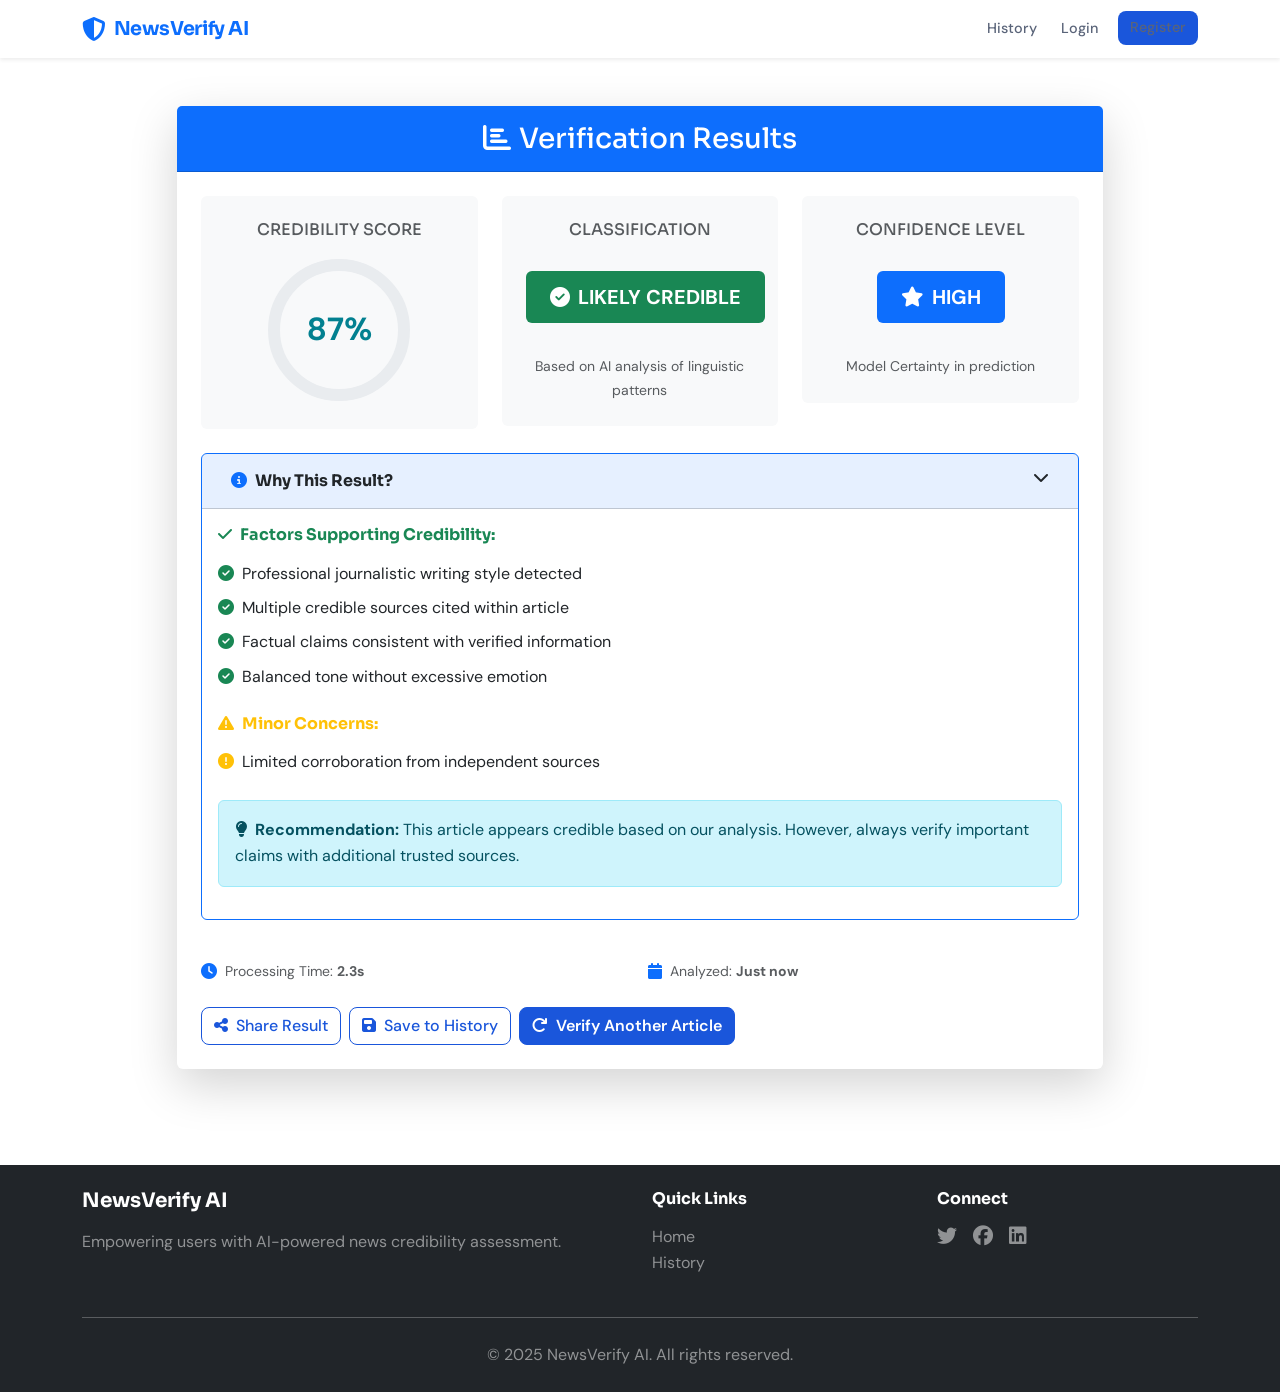
<file: result.html>
<!DOCTYPE html>
<html lang="en">

<head>
    <meta charset="UTF-8">
    <meta name="viewport" content="width=device-width, initial-scale=1.0">
    <title>Verification Results - NewsVerify AI</title>

    <link href="https://cdn.jsdelivr.net/npm/bootstrap@5.3.0/dist/css/bootstrap.min.css" rel="stylesheet">
    <link rel="stylesheet" href="https://cdnjs.cloudflare.com/ajax/libs/font-awesome/6.4.0/css/all.min.css">
    <link rel="stylesheet" href="css/style.css">
</head>

<body>
    <!-- Navigation Bar -->
    <nav class="navbar navbar-expand-lg navbar-light bg-white shadow-sm">
        <div class="container">
            <a class="navbar-brand d-flex align-items-center" href="index.html">
                <i class="fas fa-shield-alt text-primary me-2" style="font-size: 1.5rem;"></i>
                <span class="fw-bold text-primary">NewsVerify AI</span>
            </a>
            <button class="navbar-toggler" type="button" data-bs-toggle="collapse" data-bs-target="#navbarNav">
                <span class="navbar-toggler-icons"></span>
            </button>
            <div class="collapse navbar-collapse" id="navbarNav">
                <ul class="navbar-nav ms-auto">
                    <li class="nav-item">
                        <a class="nav-link" href="history.html">History</a>
                    </li>
                    <li class="nav-item">
                        <a class="nav-link" href="#" data-bs-toggle="modal" data-bs-target="#loginmodal">Login</a>
                    </li>
                    <li class="nav-item">
                        <a class="nav-link btn btn-primary text-black px-3 ms-2" href="#" data-bs-toggle="modal"
                            data-bs-target="#registermodal">Register</a>
                    </li>
                </ul>
            </div>
        </div>
    </nav>

    <!-- Result Section -->
    <section class="py-5">
        <div class="container">
            <div class="row justify-content-center">
                <div class="col-lg-10">
                    <!-- Result Card -->
                    <div class="card shadow-lg border-0">
                        <div class="card-header bg-primary text-white text-center py-3">
                            <h3 class="mb-0"><i class="fas fa-chart-bar me-2"></i>Verification Results</h3>
                        </div>
                        <div class="card-body p-4">
                            <!-- Main Results Grid -->
                            <div class="row g-4 mb-4">
                                <!-- Credibility Score -->
                                <div class="col-md-4">
                                    <div class="text-center p-4 bg-light rounded">
                                        <h6 class="text-muted mb-3">CREDIBILITY SCORE</h6>
                                        <div class="position-relative d-inline-block">
                                            <svg width="150" height="150">
                                                <circle cx="75" cy="75" r="65" fill="none" stroke="#e9ecef"
                                                    stroke-width="12" />
                                                <circle id="scoreCircle" cx="75" cy="75" r="65" fill="none"
                                                    stroke="#028090" stroke-width="12" stroke-dasharray="408.4"
                                                    stroke-dashoffset="408.4" transform="rotate(-90 75 75)"
                                                    style="transition: stroke-dashoffset 1s ease;" />
                                                <text x="75" y="75" text-anchor="middle" dy="0.3em" font-size="32"
                                                    font-weight="bold" fill="#028090" id="scoreText">87%</text>
                                            </svg>
                                        </div>
                                    </div>
                                </div>
                                <!-- Classification -->
                                <div class="col-md-4">
                                    <div class="text-center p-4 bg-light rounded">
                                        <h6 class="text-muted mb-3">CLASSIFICATION</h6>
                                        <div class="py-3">
                                            <span id="ClassificationBadge" class="badge bg-success fs-5 px-4 py-3">
                                                <i class="fas fa-check-circle me-2"></i>LIKELY CREDIBLE
                                            </span>
                                        </div>
                                        <P class="text-muted small mt-3 mb-0">Based on AI analysis of linguistic
                                            patterns</P>
                                    </div>
                                </div>

                                <!-- Confidence -->
                                <div class="col-md-4">
                                    <div class="text-center p-4 bg-light rounded">
                                        <h6 class="text-muted mb-3">CONFIDENCE LEVEL</h6>
                                        <div class="py-3">
                                            <span id="confidenceBadge" class="badge bg-primary fs-5 px-4 py-3">
                                                <i class="fas fa-star me-2"></i>HIGH
                                            </span>
                                        </div>
                                        <p class="text-muted small mt-3 mb-0">Model Certainty in prediction</p>
                                    </div>
                                </div>
                            </div>
                            <!-- Explanation Section -->
                            <div class="card border-primary">
                                <div class="card-header bg-primary bg-opacity-10">
                                    <h5 class="mb-0">
                                        <button
                                            class="btn btn-link text-decoration-none text-dark fw-bold w-100 text-start"
                                            type="button" data-bs-toggle="collapse"
                                            data-bs-target="#explanationCollapse">
                                            <i class="fas fa-info-circle text-primary me-2"></i>Why This Result?
                                            <i class="fas fa-chevron-down float-end"></i>
                                        </button>
                                    </h5>
                                </div>
                                <div id="explanationCollapse" class="collapse show">
                                    <div class="card-body">
                                        <h6 class="fw-bold text-success mb-3"><i class="fas fa-check me-2"></i>Factors
                                            Supporting Credibility:</h6>
                                        <ul class="list-unstyled" id="positiveFactors">
                                            <li class="mb-2"><i
                                                    class="fas fa-check-circle text-success me-2"></i>Professional
                                                journalistic writing style detected</li>
                                            <li class="mb-2"><i
                                                    class="fas fa-check-circle text-success me-2"></i>Multiple credible
                                                sources cited within article</li>
                                            <li class="mb-2"><i
                                                    class="fas fa-check-circle text-success me-2"></i>Factual claims
                                                consistent with verified information</li>
                                            <li class="mb-2"><i
                                                    class="fas fa-check-circle text-success me-2"></i>Balanced tone
                                                without excessive emotion</li>
                                        </ul>

                                        <h6 class="fw-bold text-warning mb-3 mt-4"><i
                                                class="fas fa-exclamation-triangle me-2"></i>Minor Concerns:</h6>
                                        <ul class="list-unstyled" id="negativeFactors">
                                            <li class="mb-2"><i
                                                    class="fas fa-exclamation-circle text-warning me-2"></i>Limited
                                                corroboration from independent sources</li>
                                        </ul>

                                        <div class="alert alert-info mt-4">
                                            <i class="fas fa-lightbulb me-2"></i><strong>Recommendation:</strong>
                                            This article appears credible based on our analysis. However, always verify
                                            important claims with additional trusted sources.
                                        </div>
                                    </div>
                                </div>
                            </div>

                            <!-- Processing Details -->
                            <div class="row g-3 mt-4">
                                <div class="col-md-6">
                                    <div class="d-flex align-items-center">
                                        <i class="fas fa-clock text-primary me-2"></i>
                                        <small class="text-muted">Processing Time: <strong
                                                id="processingTime">2.3s</strong></small>
                                    </div>
                                </div>
                                <div class="col-md-6">
                                    <div class="d-flex align-items-center">
                                        <i class="fas fa-calendar text-primary me-2"></i>
                                        <small class="text-muted">Analyzed: <strong id="timestamp">Just
                                                now</strong></small>
                                    </div>
                                </div>
                            </div>

                            <!-- Action Buttons -->
                            <div class="d-flex gap-2 mt-4 flex-wrap">
                                <button class="btn btn-outline-primary" onclick="shareResult()">
                                    <i class="fas fa-share-alt me-2"></i>Share Result
                                </button>
                                <button class="btn btn-outline-primary" onclick="saveResult()">
                                    <i class="fas fa-save me-2"></i>Save to History
                                </button>
                                <a href="index.html" class="btn btn-primary">
                                    <i class="fas fa-redo me-2"></i>Verify Another Article
                                </a>
                            </div>
                        </div>
                    </div>
                </div>
            </div>
        </div>
    </section>

    <!-- Footer -->
    <footer class="bg-dark text-white py-4 mt-5">
        <div class="container">
            <div class="row">
                <div class="col-md-6">
                    <h5 class="fw-bold mb-3">NewsVerify AI</h5>
                    <p class="text-white-50">Empowering users with AI-powered news credibility assessment.</p>
                </div>
                <div class="col-md-3">
                    <h6 class="fw-bold mb-3">Quick Links</h6>
                    <ul class="list-unstyled">
                        <li><a href="index.html" class="text-white-50 text-decoration-none">Home</a></li>
                        <li><a href="history.html" class="text-white-50 text-decoration-none">History</a></li>
                    </ul>
                </div>
                <div class="col-md-3">
                    <h6 class="fw-bold mb-3">Connect</h6>
                    <div class="d-flex gap-3">
                        <a href="#" class="text-white-50"><i class="fab fa-twitter fa-lg"></i></a>
                        <a href="#" class="text-white-50"><i class="fab fa-facebook fa-lg"></i></a>
                        <a href="#" class="text-white-50"><i class="fab fa-linkedin fa-lg"></i></a>
                    </div>
                </div>
            </div>
            <hr class="border-white-50 my-4">
            <p class="text-center text-white-50 mb-0">&copy; 2025 NewsVerify AI. All rights reserved.</p>
        </div>
    </footer>

    <script src="https://cdn.jsdelivr.net/npm/bootstrap@5.3.0/dist/js/bootstrap.bundle.min.js"></script>
    <script src="js/results.js"></script>
</body>

</html>
</file>
<file: css/style.css>
/* ============================================================
   style.css — NewsVerify AI
   Full design system: variables, navbar, hero, verify section,
   result page, history page, modals, utilities.
   Font: Sora (display) + DM Sans (body) — clean editorial feel
   ============================================================ */

@import url('https://fonts.googleapis.com/css2?family=Sora:wght@400;600;700;800&family=DM+Sans:wght@300;400;500;600&display=swap');

/* ── CSS Variables ──────────────────────────────────────────── */
:root {
  --nv-primary:       #1a56db;
  --nv-primary-dark:  #1341b0;
  --nv-primary-light: #e8f0fe;
  --nv-success:       #1a9e5c;
  --nv-warning:       #e6a817;
  --nv-danger:        #d9363e;
  --nv-surface:       #ffffff;
  --nv-surface-2:     #f6f8fc;
  --nv-surface-3:     #eef1f8;
  --nv-border:        #dde3ef;
  --nv-text:          #0f1623;
  --nv-text-secondary:#5a6479;
  --nv-radius:        12px;
  --nv-radius-sm:     8px;
  --nv-shadow:        0 4px 20px rgba(15,22,35,.08);
  --nv-shadow-lg:     0 12px 40px rgba(15,22,35,.14);
  --font-display:     'Sora', sans-serif;
  --font-body:        'DM Sans', sans-serif;
}

/* ── Base ───────────────────────────────────────────────────── */
*, *::before, *::after { box-sizing: border-box; }

html { scroll-behavior: smooth; }

body {
  font-family: var(--font-body);
  color: var(--nv-text);
  background: var(--nv-surface);
  margin: 0;
  line-height: 1.65;
  -webkit-font-smoothing: antialiased;
}

h1, h2, h3, h4, h5, h6 { font-family: var(--font-display); }

/* ── Navbar ─────────────────────────────────────────────────── */
#mainNavbar {
  background: rgba(255,255,255,0.95);
  backdrop-filter: blur(12px);
  border-bottom: 1px solid var(--nv-border);
  padding: 14px 0;
  box-shadow: 0 1px 12px rgba(15,22,35,.06);
  z-index: 1000;
}

.navbar-brand {
  font-family: var(--font-display);
  font-weight: 700;
  font-size: 1.2rem;
  color: var(--nv-text) !important;
  letter-spacing: -0.02em;
}

.brand-ai {
  color: var(--nv-primary);
  background: var(--nv-primary-light);
  padding: 2px 7px;
  border-radius: 5px;
  font-size: 0.85em;
  font-weight: 800;
}

.navbar-nav .nav-link {
  color: var(--nv-text-secondary) !important;
  font-weight: 500;
  font-size: 0.9rem;
  padding: 6px 12px !important;
  border-radius: var(--nv-radius-sm);
  transition: color .2s, background .2s;
}

.navbar-nav .nav-link:hover,
.navbar-nav .nav-link.active {
  color: var(--nv-primary) !important;
  background: var(--nv-primary-light);
}

/* ── Buttons ─────────────────────────────────────────────────── */
.btn-primary {
  background: var(--nv-primary);
  border-color: var(--nv-primary);
  font-weight: 600;
  border-radius: var(--nv-radius-sm);
  transition: background .2s, transform .15s, box-shadow .2s;
}
.btn-primary:hover {
  background: var(--nv-primary-dark);
  border-color: var(--nv-primary-dark);
  transform: translateY(-1px);
  box-shadow: 0 4px 14px rgba(26,86,219,.35);
}
.btn-outline-primary {
  color: var(--nv-primary);
  border-color: var(--nv-primary);
  font-weight: 500;
  border-radius: var(--nv-radius-sm);
}
.btn-outline-primary:hover {
  background: var(--nv-primary-light);
  color: var(--nv-primary);
  border-color: var(--nv-primary);
}
.btn-xs {
  padding: 3px 8px;
  font-size: 0.78rem;
  border-radius: 5px;
}

/* ── Hero Section ───────────────────────────────────────────── */
.hero-section {
  position: relative;
  background: linear-gradient(135deg, #f0f5ff 0%, #fafbff 60%, #eef3fb 100%);
  padding: 80px 0 90px;
  overflow: hidden;
}

.hero-bg-pattern {
  position: absolute;
  inset: 0;
  background-image:
    radial-gradient(circle at 20% 30%, rgba(26,86,219,.07) 0%, transparent 50%),
    radial-gradient(circle at 80% 70%, rgba(26,158,92,.06) 0%, transparent 50%);
  pointer-events: none;
}

.min-vh-85 { min-height: 70vh; }

.hero-badge {
  display: inline-flex;
  align-items: center;
  background: var(--nv-primary-light);
  color: var(--nv-primary);
  font-size: 0.82rem;
  font-weight: 600;
  padding: 6px 14px;
  border-radius: 30px;
  border: 1px solid rgba(26,86,219,.2);
}

.hero-title {
  font-size: clamp(2rem, 5vw, 3.2rem);
  font-weight: 800;
  line-height: 1.15;
  letter-spacing: -0.03em;
  margin-bottom: 1.2rem;
  color: var(--nv-text);
}

.text-gradient {
  background: linear-gradient(135deg, var(--nv-primary) 0%, #4f8ef7 100%);
  -webkit-background-clip: text;
  -webkit-text-fill-color: transparent;
  background-clip: text;
}

.hero-subtitle {
  font-size: 1.05rem;
  color: var(--nv-text-secondary);
  max-width: 520px;
  margin-bottom: 1.5rem;
}

.hero-stats { display: flex; flex-wrap: wrap; gap: 10px; }

.stat-pill {
  background: var(--nv-surface);
  border: 1px solid var(--nv-border);
  border-radius: 30px;
  padding: 5px 14px;
  font-size: 0.82rem;
  font-weight: 500;
  color: var(--nv-text-secondary);
  box-shadow: var(--nv-shadow);
}

.hero-cta {
  font-size: 1.05rem;
  padding: 14px 36px;
  border-radius: var(--nv-radius);
  letter-spacing: -0.01em;
}

/* Hero media */
.hero-media {
  width: min(100%, 560px);
  margin: 0;
  border-radius: 18px;
  overflow: hidden;
  background: var(--nv-surface);
  border: 1px solid rgba(221, 227, 239, .85);
  box-shadow: var(--nv-shadow-lg);
}

.hero-media-img {
  display: block;
  width: 100%;
  aspect-ratio: 16 / 10;
  object-fit: cover;
}

@keyframes float {
  0%, 100% { transform: translateY(0); }
  50% { transform: translateY(-12px); }
}
.floating { animation: float 4s ease-in-out infinite; }

/* ── How It Works ───────────────────────────────────────────── */
.section-how {
  padding: 80px 0;
  background: var(--nv-surface);
}

.section-header { margin-bottom: 2.5rem; }

.section-title {
  font-size: clamp(1.7rem, 3vw, 2.4rem);
  font-weight: 700;
  letter-spacing: -0.025em;
  margin-bottom: 0.5rem;
}

.section-subtitle {
  color: var(--nv-text-secondary);
  font-size: 1.05rem;
}

.feature-card {
  background: var(--nv-surface-2);
  border: 1px solid var(--nv-border);
  border-radius: var(--nv-radius);
  padding: 28px 24px;
  height: 100%;
  transition: transform .25s, box-shadow .25s;
}
.feature-card:hover {
  transform: translateY(-4px);
  box-shadow: var(--nv-shadow-lg);
}

.feature-icon {
  width: 48px; height: 48px;
  background: var(--nv-primary-light);
  color: var(--nv-primary);
  border-radius: 12px;
  display: flex; align-items: center; justify-content: center;
  font-size: 1.4rem;
  margin-bottom: 16px;
}

.feature-card h5 {
  font-family: var(--font-display);
  font-weight: 600;
  margin-bottom: 10px;
  font-size: 1rem;
}

.feature-card p {
  color: var(--nv-text-secondary);
  font-size: 0.9rem;
  margin: 0;
  line-height: 1.6;
}

/* ── Verify Section ─────────────────────────────────────────── */
.section-verify {
  padding: 80px 0 100px;
  background: var(--nv-surface-2);
}

.verify-card {
  background: var(--nv-surface);
  border: 1px solid var(--nv-border);
  border-radius: 20px;
  padding: 36px;
  box-shadow: var(--nv-shadow-lg);
}

.verify-tabs .nav-link {
  color: var(--nv-text-secondary);
  font-weight: 500;
  font-size: 0.9rem;
  border-radius: var(--nv-radius-sm);
  padding: 9px 18px;
  transition: all .2s;
}

.verify-tabs .nav-link.active {
  background: var(--nv-primary);
  color: #fff;
}

.verify-textarea {
  border-radius: var(--nv-radius-sm);
  border: 1.5px solid var(--nv-border);
  font-size: 0.93rem;
  line-height: 1.7;
  resize: vertical;
  transition: border-color .2s, box-shadow .2s;
}
.verify-textarea:focus {
  border-color: var(--nv-primary);
  box-shadow: 0 0 0 3px rgba(26,86,219,.12);
}

.word-counter { color: var(--nv-text-secondary); font-size: 0.8rem; }

/* File drop zone */
.file-drop-zone {
  border: 2px dashed var(--nv-border);
  border-radius: var(--nv-radius);
  padding: 40px 20px;
  text-align: center;
  cursor: pointer;
  transition: border-color .2s, background .2s;
  background: var(--nv-surface-2);
}
.file-drop-zone:hover,
.file-drop-zone.drag-over {
  border-color: var(--nv-primary);
  background: var(--nv-primary-light);
}
.file-drop-zone.has-file { border-color: var(--nv-success); background: #f0faf6; }

.file-drop-icon { font-size: 2.5rem; color: var(--nv-text-secondary); margin-bottom: 10px; display: block; }
.file-drop-text { margin: 0 0 6px; color: var(--nv-text-secondary); font-size: 0.9rem; }
.file-drop-text .text-primary { cursor: pointer; }

.selected-file {
  margin-top: 10px;
  padding: 8px 12px;
  background: #f0faf6;
  border: 1px solid #b8e4ce;
  border-radius: var(--nv-radius-sm);
  font-size: 0.85rem;
}

/* ── Result Page ─────────────────────────────────────────────── */
.result-hero-section {
  padding: 50px 0 80px;
  background: var(--nv-surface-2);
  min-height: 85vh;
}

.result-back { }

/* Verdict card */
.result-verdict-card {
  background: var(--nv-surface);
  border: 1px solid var(--nv-border);
  border-radius: 20px;
  padding: 36px;
  box-shadow: var(--nv-shadow-lg);
  transition: border-color .4s;
}
.result-verdict-card.verdict-likely-credible { border-top: 4px solid var(--nv-success); }
.result-verdict-card.verdict-uncertain       { border-top: 4px solid var(--nv-warning); }
.result-verdict-card.verdict-non-credible    { border-top: 4px solid var(--nv-danger);  }

/* Score ring */
.score-ring-wrapper {
  position: relative;
  width: 160px; height: 160px;
  margin: 0 auto;
}

.score-ring {
  width: 100%; height: 100%;
  transform: rotate(-90deg);
}

.score-ring-bg {
  fill: none;
  stroke: var(--nv-border);
  stroke-width: 10;
}

.score-ring-fill {
  fill: none;
  stroke: var(--nv-primary);
  stroke-width: 10;
  stroke-linecap: round;
  transition: stroke-dashoffset 0.05s linear;
}

.score-inner {
  position: absolute;
  top: 50%; left: 50%;
  transform: translate(-50%, -50%);
  text-align: center;
}

.score-number {
  font-family: var(--font-display);
  font-size: 2.6rem;
  font-weight: 800;
  line-height: 1;
  color: var(--nv-text);
}

.score-label {
  font-size: 0.8rem;
  color: var(--nv-text-secondary);
  margin-top: 2px;
}

/* Score badge */
.score-badge {
  display: inline-block;
  padding: 7px 18px;
  border-radius: 30px;
  font-size: 0.78rem;
  font-weight: 700;
  letter-spacing: 0.06em;
}
.badge-credible    { background: #e3f5ed; color: var(--nv-success); }
.badge-uncertain   { background: #fdf3e0; color: var(--nv-warning); }
.badge-noncredible { background: #fde8e8; color: var(--nv-danger);  }

/* Confidence */
.result-label {
  font-size: 0.75rem;
  font-weight: 600;
  text-transform: uppercase;
  letter-spacing: 0.08em;
  color: var(--nv-text-secondary);
}

.confidence-badge {
  font-size: 0.73rem;
  font-weight: 700;
  padding: 3px 10px;
  border-radius: 20px;
  letter-spacing: 0.05em;
}
.conf-high   { background: #e3f5ed; color: var(--nv-success); }
.conf-medium { background: #fdf3e0; color: var(--nv-warning); }
.conf-low    { background: #fde8e8; color: var(--nv-danger);  }

.result-headline {
  font-family: var(--font-display);
  font-size: 1.25rem;
  font-weight: 700;
  margin-bottom: 0.5rem;
  line-height: 1.35;
}

.result-summary {
  color: var(--nv-text-secondary);
  font-size: 0.9rem;
  line-height: 1.65;
  margin-bottom: 1rem;
}

.result-meta {
  font-size: 0.82rem;
  color: var(--nv-text-secondary);
}

/* Factor cards */
.factor-card {
  background: var(--nv-surface);
  border: 1px solid var(--nv-border);
  border-radius: var(--nv-radius);
  padding: 22px;
  height: 100%;
}
.factor-positive { border-left: 3px solid var(--nv-success); }
.factor-negative { border-left: 3px solid var(--nv-warning); }

.factor-header {
  font-size: 0.88rem;
  margin-bottom: 14px;
  padding-bottom: 10px;
  border-bottom: 1px solid var(--nv-border);
}

.factor-list {
  list-style: none;
  padding: 0; margin: 0;
}

.factor-list li {
  font-size: 0.88rem;
  color: var(--nv-text-secondary);
  padding: 7px 0;
  border-bottom: 1px solid var(--nv-surface-3);
  line-height: 1.5;
}
.factor-list li:last-child { border-bottom: none; }

/* Disclaimer */
.result-disclaimer {
  background: #fffbeb;
  border: 1px solid #f6e499;
  border-radius: var(--nv-radius-sm);
  padding: 14px 18px;
  font-size: 0.85rem;
  color: #7a5c00;
}

/* ── History Page ───────────────────────────────────────────── */
.history-header-section {
  padding: 48px 0 32px;
  background: var(--nv-surface);
  border-bottom: 1px solid var(--nv-border);
}

.history-page-title {
  font-size: 1.9rem;
  font-weight: 700;
  letter-spacing: -0.025em;
  margin-bottom: 4px;
}

.history-page-subtitle { color: var(--nv-text-secondary); font-size: 0.95rem; }

.history-filters-section {
  padding: 20px 0;
  background: var(--nv-surface-2);
  border-bottom: 1px solid var(--nv-border);
  position: sticky;
  top: 62px;
  z-index: 100;
}

.history-table-section { padding: 32px 0 80px; background: var(--nv-surface-2); }

.history-table-card {
  background: var(--nv-surface);
  border: 1px solid var(--nv-border);
  border-radius: var(--nv-radius);
  overflow: hidden;
  box-shadow: var(--nv-shadow);
}

.history-table {
  margin: 0;
  font-size: 0.88rem;
}

.history-table thead th {
  background: var(--nv-surface-2);
  font-family: var(--font-display);
  font-size: 0.78rem;
  font-weight: 600;
  text-transform: uppercase;
  letter-spacing: 0.05em;
  color: var(--nv-text-secondary);
  border-bottom: 1px solid var(--nv-border);
  padding: 13px 16px;
}

.history-table td {
  padding: 13px 16px;
  vertical-align: middle;
  border-bottom: 1px solid var(--nv-surface-3);
}

.history-table tbody tr:hover { background: var(--nv-surface-2); }
.history-table tbody tr:last-child td { border-bottom: none; }

.history-preview {
  max-width: 280px;
  overflow: hidden;
  text-overflow: ellipsis;
  white-space: nowrap;
  color: var(--nv-text-secondary);
  font-size: 0.85rem;
}

.history-badge {
  display: inline-block;
  padding: 4px 10px;
  border-radius: 20px;
  font-size: 0.72rem;
  font-weight: 700;
  letter-spacing: 0.04em;
  white-space: nowrap;
}

.score-chip {
  display: inline-block;
  padding: 4px 10px;
  border-radius: 20px;
  font-size: 0.82rem;
}

.type-icon { color: var(--nv-text-secondary); font-size: 0.82rem; }

/* Empty state */
.empty-state {
  text-align: center;
  padding: 80px 20px;
}
.empty-state-icon {
  font-size: 4rem;
  color: var(--nv-border);
  margin-bottom: 16px;
}

/* ── Modals ──────────────────────────────────────────────────── */
.modal-content {
  border-radius: 16px;
  border: 1px solid var(--nv-border);
  box-shadow: var(--nv-shadow-lg);
}

.modal-header { padding: 20px 24px 12px; }
.modal-body { padding: 8px 24px 24px; }

.form-control, .form-select {
  border-radius: var(--nv-radius-sm);
  border: 1.5px solid var(--nv-border);
  font-size: 0.9rem;
  padding: 10px 14px;
  transition: border-color .2s, box-shadow .2s;
}
.form-control:focus, .form-select:focus {
  border-color: var(--nv-primary);
  box-shadow: 0 0 0 3px rgba(26,86,219,.12);
}

/* ── Footer ──────────────────────────────────────────────────── */
.site-footer {
  background: var(--nv-text);
  padding: 22px 0;
  margin-top: auto;
}

.footer-brand {
  color: #fff;
  font-family: var(--font-display);
  font-weight: 600;
  font-size: 0.95rem;
}

.footer-tagline { color: rgba(255,255,255,.45); font-size: 0.82rem; }

.site-footer .text-muted { color: rgba(255,255,255,.35) !important; font-size: 0.8rem; }

/* ── Responsive ──────────────────────────────────────────────── */
@media (max-width: 767.98px) {
  .hero-section { padding: 50px 0 60px; }
  .verify-card { padding: 22px 16px; }
  .result-verdict-card { padding: 22px 16px; }
  .history-preview { max-width: 180px; }
  .score-ring-wrapper { width: 130px; height: 130px; }
  .score-number { font-size: 2.1rem; }
  .history-header-section { padding: 30px 0 20px; }
  .history-page-title { font-size: 1.5rem; }
}

@media (min-width: 768px) {
  .border-end-md {
    border-right: 1px solid var(--nv-border) !important;
  }
}

/* ── Animations ──────────────────────────────────────────────── */
@keyframes fadeInUp {
  from { opacity: 0; transform: translateY(20px); }
  to   { opacity: 1; transform: translateY(0); }
}

.hero-content { animation: fadeInUp .7s ease both; }
.verify-card  { animation: fadeInUp .5s ease .1s both; }
.result-verdict-card { animation: fadeInUp .5s ease both; }
</file>
